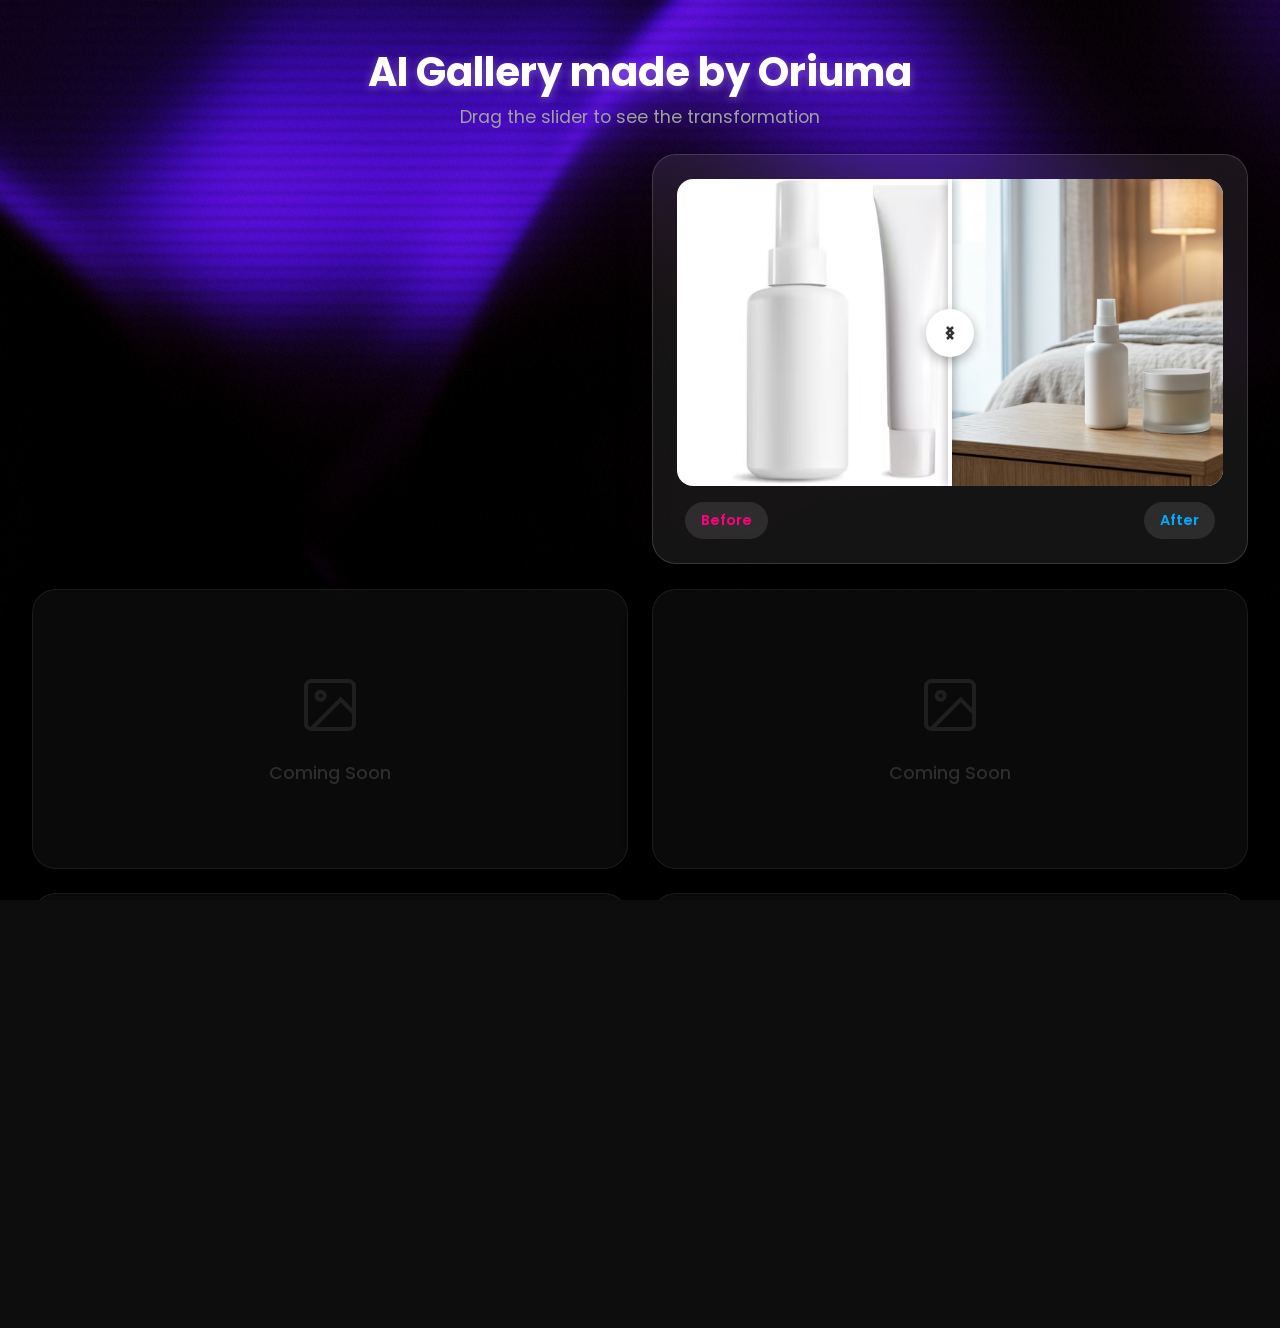
<file: gallery/index.html>
<!DOCTYPE html>
<html lang="en">
<head>
    <meta charset="UTF-8">
    <meta name="viewport" content="width=device-width, initial-scale=1.0">
    <meta http-equiv="refresh" content="0; url=../gallery.html">
    <title>Redirecting...</title>
</head>
<body>
    <p>Redirecting to gallery... <a href="../gallery.html">Click here if not redirected</a></p>
</body>
</html>
</file>
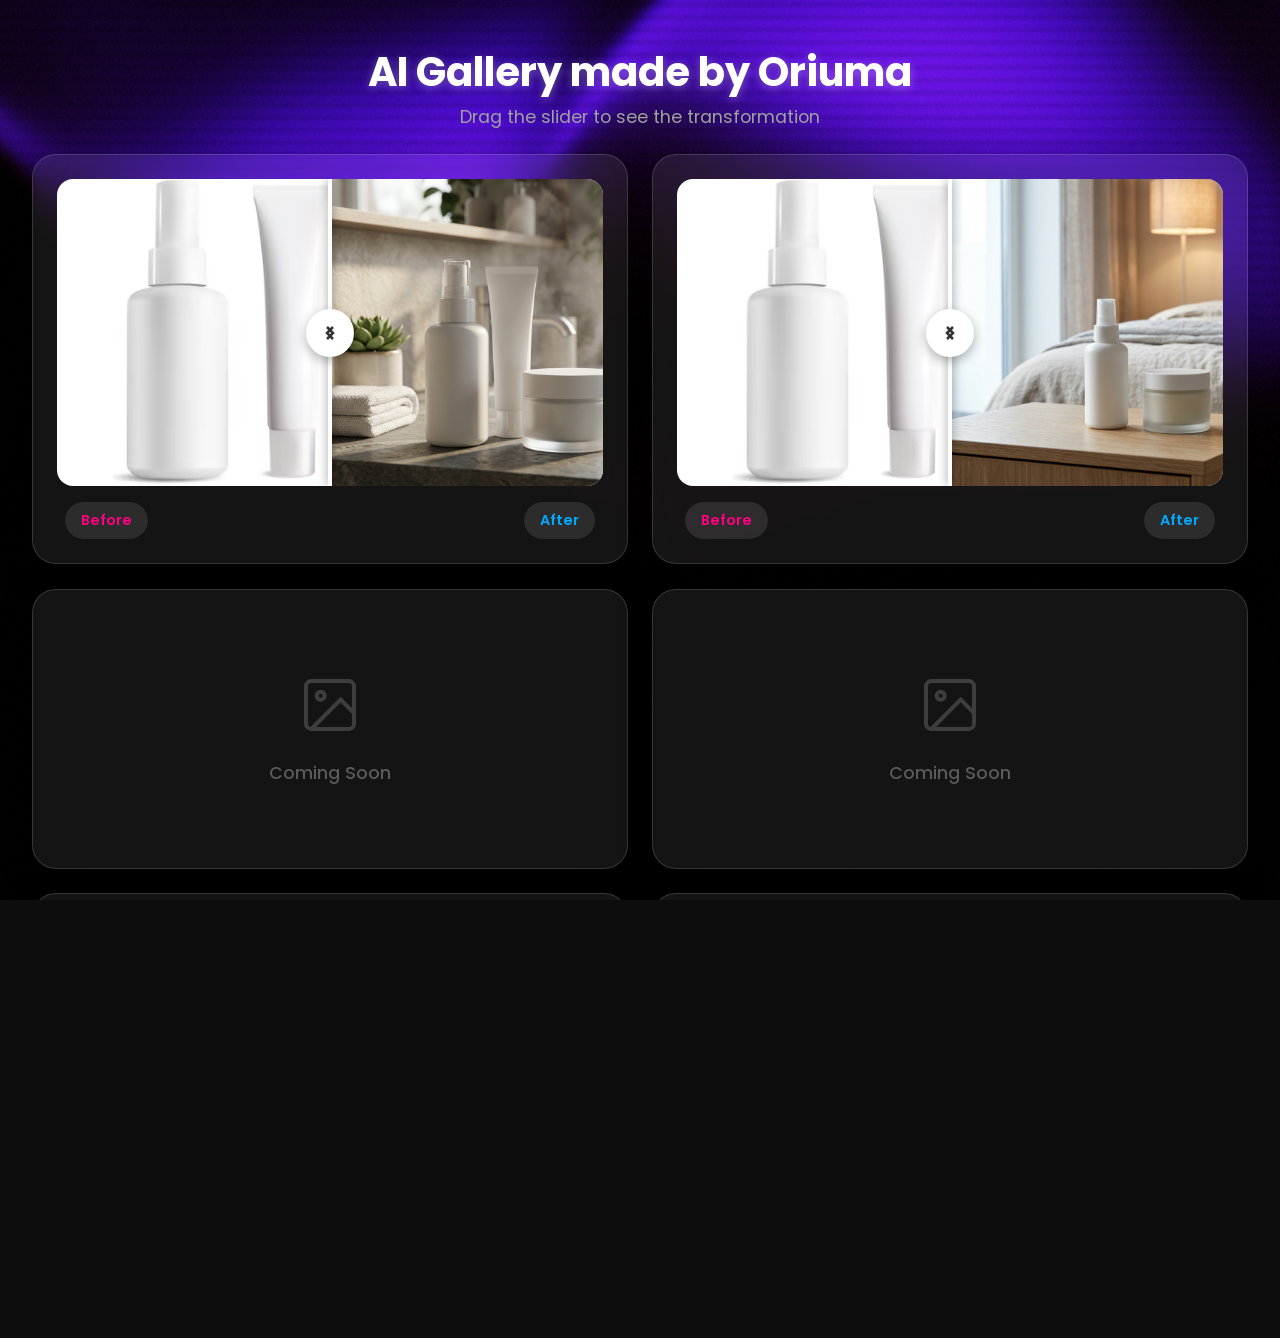
<file: gallery.html>
<!DOCTYPE html>
<html lang="en">
<head>
    <meta charset="UTF-8">
    <meta name="viewport" content="width=device-width, initial-scale=1.0">
    <title>Before/After Gallery | Oriuma</title>
    <meta name="description" content="Photo editing portfolio - before and after examples">
    <link rel="icon" type="image/jpeg" href="https://i.pinimg.com/564x/68/cd/36/68cd367a3757c1d07de808bcf7bc9bf0.jpg">
    <link href="https://fonts.googleapis.com/css2?family=Poppins:wght@300;400;500;600;700&display=swap" rel="stylesheet">
    <link rel="stylesheet" href="gallery-style.css">
</head>
<body>
    <!-- WebGL Background -->
    <canvas id="webgl-background"></canvas>

    <div class="container">
        <header class="header">
            <h1 class="title">AI Gallery made by Oriuma</h1>
            <p class="subtitle">Drag the slider to see the transformation</p>
        </header>

        <div class="gallery">
            <!-- Row 1 Left - Comparison 1 -->
            <div class="comparison-card">
                <div class="comparison-wrapper">
                    <div class="comparison-container">
                        <img src="original_1.avif" alt="Original Photo 1" class="image-before">
                        <div class="image-after-wrapper" style="width: 50%;">
                            <img src="fixed_1.png" alt="Edited Photo 1" class="image-after">
                        </div>
                        <div class="slider" style="left: 50%;">
                            <div class="slider-button">
                                <svg width="24" height="24" viewBox="0 0 24 24" fill="none" stroke="currentColor" stroke-width="2.5">
                                    <path d="M15 18l-6-6 6-6"/>
                                    <path d="M9 18l6-6-6-6"/>
                                </svg>
                            </div>
                        </div>
                    </div>
                    <div class="labels">
                        <span class="label label-before">Before</span>
                        <span class="label label-after">After</span>
                    </div>
                </div>
            </div>

            <!-- Row 1 Right - Comparison 2 -->
            <div class="comparison-card">
                <div class="comparison-wrapper">
                    <div class="comparison-container">
                        <img src="original_2.avif" alt="Original Photo 2" class="image-before">
                        <div class="image-after-wrapper" style="width: 50%;">
                            <img src="fixed_2.png" alt="Edited Photo 2" class="image-after">
                        </div>
                        <div class="slider" style="left: 50%;">
                            <div class="slider-button">
                                <svg width="24" height="24" viewBox="0 0 24 24" fill="none" stroke="currentColor" stroke-width="2.5">
                                    <path d="M15 18l-6-6 6-6"/>
                                    <path d="M9 18l6-6-6-6"/>
                                </svg>
                            </div>
                        </div>
                    </div>
                    <div class="labels">
                        <span class="label label-before">Before</span>
                        <span class="label label-after">After</span>
                    </div>
                </div>
            </div>

            <!-- Row 2 Left - Placeholder -->
            <div class="comparison-card placeholder">
                <div class="placeholder-content">
                    <svg width="64" height="64" viewBox="0 0 24 24" fill="none" stroke="currentColor" stroke-width="1.5">
                        <rect x="3" y="3" width="18" height="18" rx="2" ry="2"/>
                        <circle cx="8.5" cy="8.5" r="1.5"/>
                        <polyline points="21 15 16 10 5 21"/>
                    </svg>
                    <p>Coming Soon</p>
                </div>
            </div>

            <!-- Row 2 Right - Placeholder -->
            <div class="comparison-card placeholder">
                <div class="placeholder-content">
                    <svg width="64" height="64" viewBox="0 0 24 24" fill="none" stroke="currentColor" stroke-width="1.5">
                        <rect x="3" y="3" width="18" height="18" rx="2" ry="2"/>
                        <circle cx="8.5" cy="8.5" r="1.5"/>
                        <polyline points="21 15 16 10 5 21"/>
                    </svg>
                    <p>Coming Soon</p>
                </div>
            </div>

            <!-- Row 3 Left - Placeholder -->
            <div class="comparison-card placeholder">
                <div class="placeholder-content">
                    <svg width="64" height="64" viewBox="0 0 24 24" fill="none" stroke="currentColor" stroke-width="1.5">
                        <rect x="3" y="3" width="18" height="18" rx="2" ry="2"/>
                        <circle cx="8.5" cy="8.5" r="1.5"/>
                        <polyline points="21 15 16 10 5 21"/>
                    </svg>
                    <p>Coming Soon</p>
                </div>
            </div>

            <!-- Row 3 Right - Placeholder -->
            <div class="comparison-card placeholder">
                <div class="placeholder-content">
                    <svg width="64" height="64" viewBox="0 0 24 24" fill="none" stroke="currentColor" stroke-width="1.5">
                        <rect x="3" y="3" width="18" height="18" rx="2" ry="2"/>
                        <circle cx="8.5" cy="8.5" r="1.5"/>
                        <polyline points="21 15 16 10 5 21"/>
                    </svg>
                    <p>Coming Soon</p>
                </div>
            </div>
        </div>

        <div class="footer">
            <a href="index.html" class="back-link">
                <svg width="20" height="20" viewBox="0 0 24 24" fill="none" stroke="currentColor" stroke-width="2">
                    <path d="M19 12H5M12 19l-7-7 7-7"/>
                </svg>
                Back to Portfolio
            </a>
        </div>
    </div>

    <script src="gallery-webgl.js"></script>
    <script src="gallery-script.js"></script>
</body>
</html>
</file>
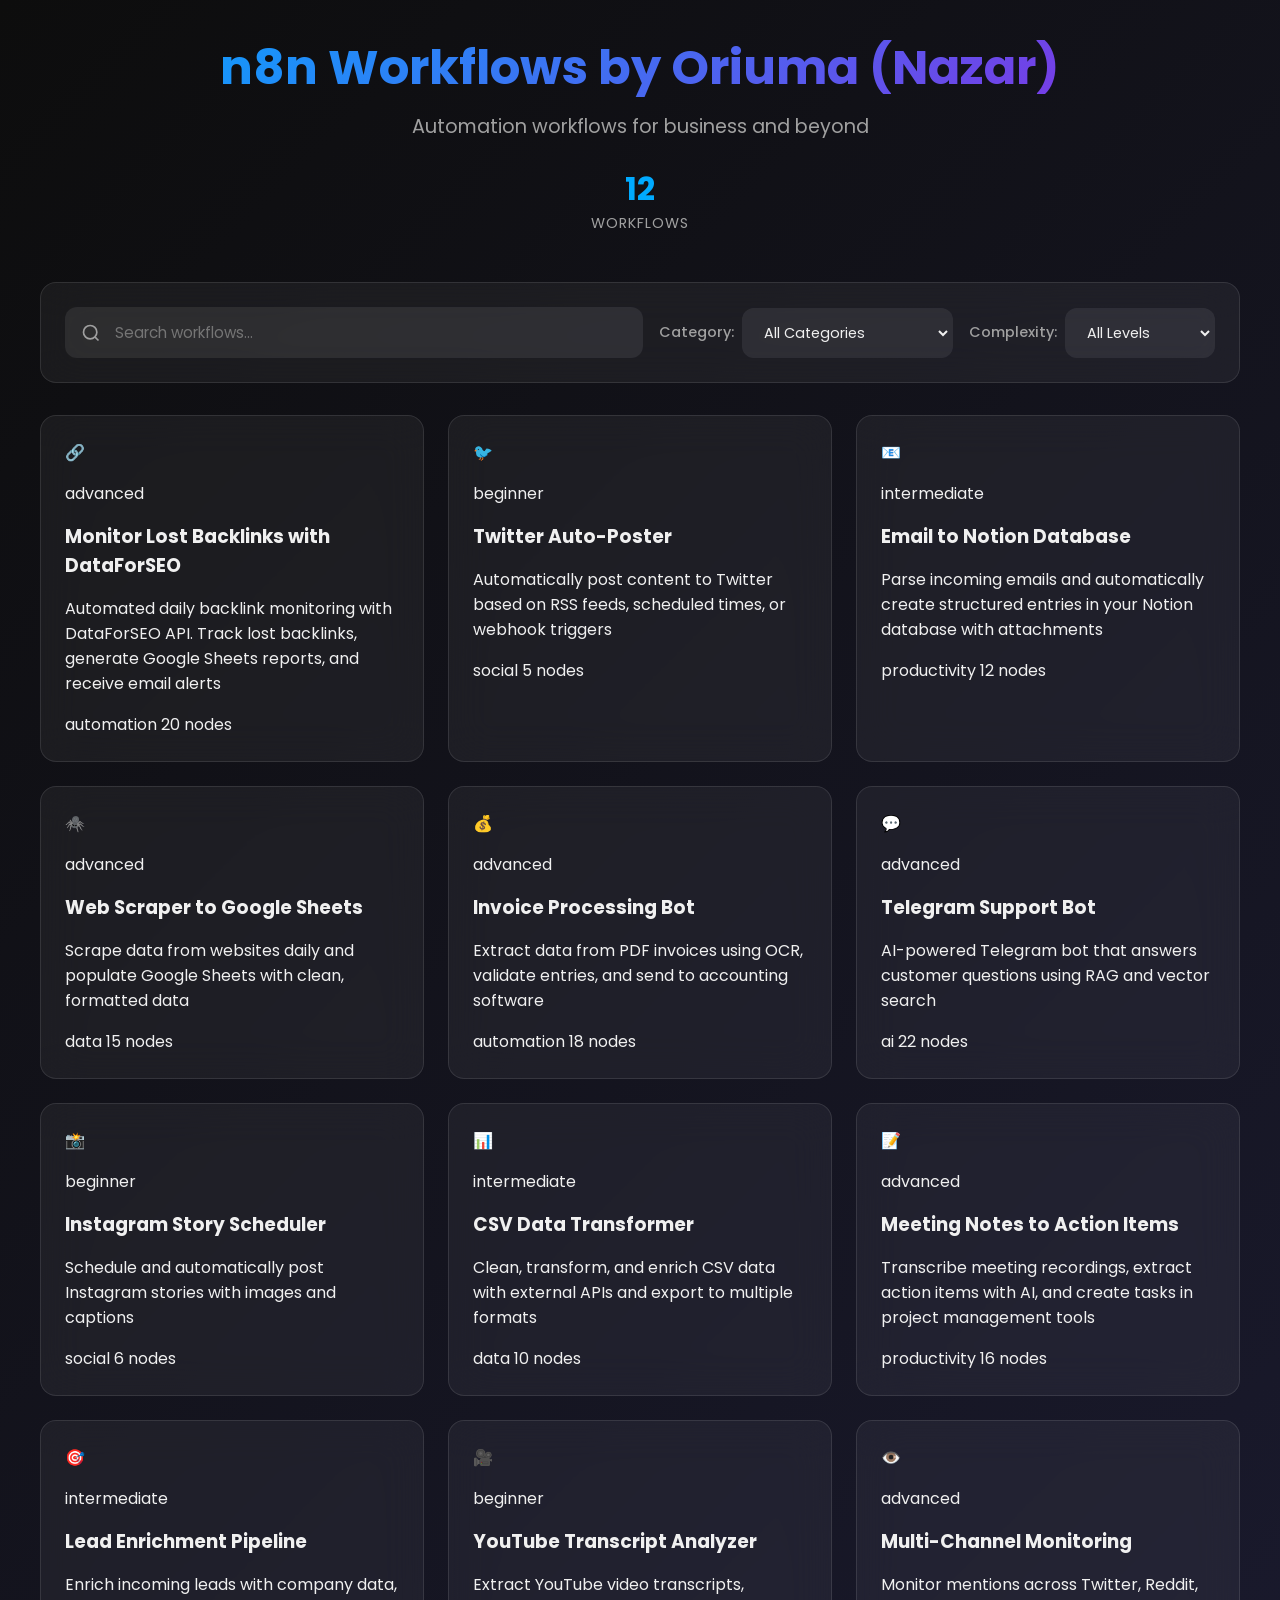
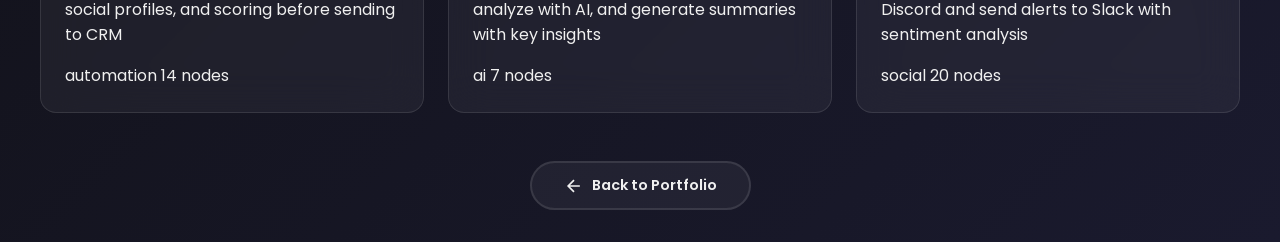
<file: n8n-workflows.html>
<!DOCTYPE html>
<html lang="en">
<head>
    <meta charset="UTF-8">
    <meta name="viewport" content="width=device-width, initial-scale=1.0">
    <title>n8n Workflows | Oriuma</title>
    <meta name="description" content="Discover my automation workflows built with n8n">
    <link rel="icon" type="image/jpeg" href="https://i.pinimg.com/564x/68/cd/36/68cd367a3757c1d07de808bcf7bc9bf0.jpg">
    <link href="https://fonts.googleapis.com/css2?family=Poppins:wght@300;400;500;600;700&display=swap" rel="stylesheet">
    <link rel="stylesheet" href="n8n-style.css">
</head>
<body>
    <div class="container">
        <header class="header">
            <h1 class="title">n8n Workflows by Oriuma (Nazar)</h1>
            <p class="subtitle">Automation workflows for business and beyond</p>
            <div class="stats">
                <span class="stat-item">
                    <span class="stat-number" id="workflow-count">12</span>
                    <span class="stat-label">workflows</span>
                </span>
            </div>
        </header>

        <div class="filters">
            <div class="search-box">
                <svg width="20" height="20" viewBox="0 0 24 24" fill="none" stroke="currentColor" stroke-width="2">
                    <circle cx="11" cy="11" r="8"/>
                    <path d="m21 21-4.35-4.35"/>
                </svg>
                <input type="text" id="search-input" placeholder="Search workflows..." autocomplete="off">
            </div>

            <div class="filter-group">
                <label>Category:</label>
                <select id="category-filter">
                    <option value="all">All Categories</option>
                    <option value="ai">AI & LLM</option>
                    <option value="social">Social Media</option>
                    <option value="productivity">Productivity</option>
                    <option value="data">Data Processing</option>
                    <option value="automation">Business Automation</option>
                </select>
            </div>

            <div class="filter-group">
                <label>Complexity:</label>
                <select id="complexity-filter">
                    <option value="all">All Levels</option>
                    <option value="beginner">Beginner</option>
                    <option value="intermediate">Intermediate</option>
                    <option value="advanced">Advanced</option>
                </select>
            </div>
        </div>

        <div class="workflows-grid" id="workflows-grid">
            <!-- Workflows will be generated here by JS -->
        </div>

        <div class="empty-state" id="empty-state" style="display: none;">
            <svg width="64" height="64" viewBox="0 0 24 24" fill="none" stroke="currentColor" stroke-width="1.5">
                <circle cx="12" cy="12" r="10"/>
                <path d="M12 6v6l4 2"/>
            </svg>
            <h3>No workflows found</h3>
            <p>Try adjusting your filters or search term</p>
        </div>

        <div class="footer">
            <a href="index.html" class="back-link">
                <svg width="20" height="20" viewBox="0 0 24 24" fill="none" stroke="currentColor" stroke-width="2">
                    <path d="M19 12H5M12 19l-7-7 7-7"/>
                </svg>
                Back to Portfolio
            </a>
        </div>
    </div>

    <script src="n8n-data.js"></script>
    <script src="n8n-script.js"></script>
</body>
</html>
</file>
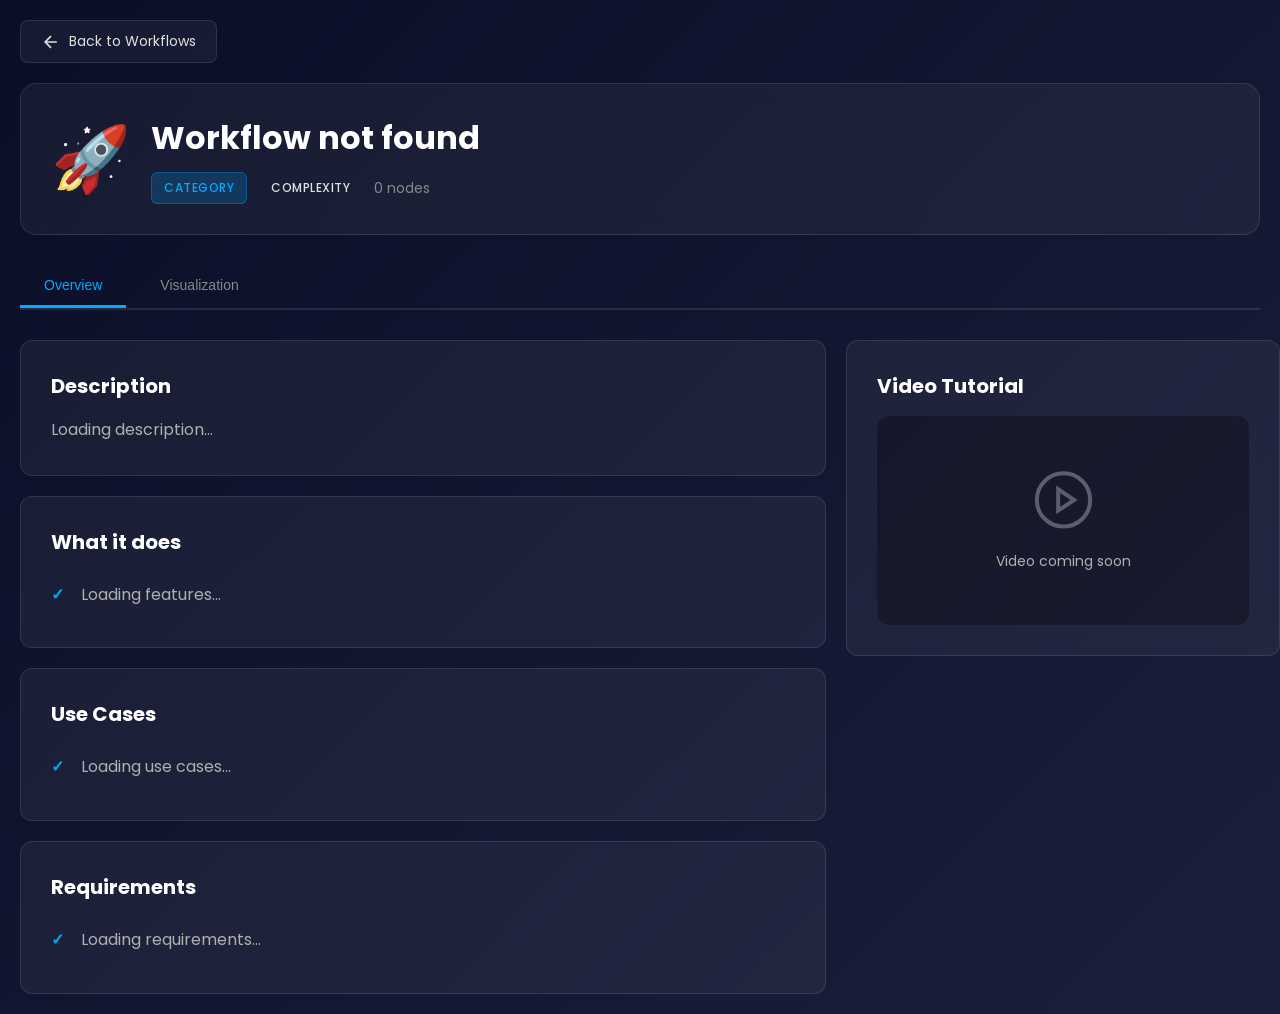
<file: workflow-detail.html>
<!DOCTYPE html>
<html lang="en">
<head>
    <meta charset="UTF-8">
    <meta name="viewport" content="width=device-width, initial-scale=1.0">
    <title>Workflow Details | Oriuma</title>
    <link rel="icon" type="image/jpeg" href="https://i.pinimg.com/564x/68/cd/36/68cd367a3757c1d07de808bcf7bc9bf0.jpg">
    <link href="https://fonts.googleapis.com/css2?family=Poppins:wght@300;400;500;600;700&display=swap" rel="stylesheet">
    <link rel="stylesheet" href="workflow-detail-style.css">
</head>
<body>
    <div class="container">
        <!-- Header -->
        <header class="header">
            <a href="n8n-workflows.html" class="back-btn">
                <svg width="20" height="20" viewBox="0 0 24 24" fill="none" stroke="currentColor" stroke-width="2">
                    <path d="M19 12H5M12 19l-7-7 7-7"/>
                </svg>
                Back to Workflows
            </a>
            
            <div class="workflow-header">
                <div class="workflow-icon" id="workflow-icon">🚀</div>
                <div class="workflow-info">
                    <h1 id="workflow-title">Loading...</h1>
                    <div class="workflow-meta">
                        <span class="badge" id="workflow-category">Category</span>
                        <span class="badge complexity" id="workflow-complexity">Complexity</span>
                        <span class="nodes-count" id="workflow-nodes">0 nodes</span>
                    </div>
                </div>
            </div>
        </header>

        <!-- Tabs -->
        <div class="tabs">
            <button class="tab active" data-tab="overview">Overview</button>
            <button class="tab" data-tab="visualization">Visualization</button>
        </div>

        <!-- Tab Content -->
        <div class="tab-content active" id="overview">
            <div class="overview-layout">
                <div class="overview-text">
                    <div class="section">
                        <h2>Description</h2>
                        <p id="workflow-description">Loading description...</p>
                    </div>

                    <div class="section">
                        <h2>What it does</h2>
                        <ul id="workflow-features">
                            <li>Loading features...</li>
                        </ul>
                    </div>

                    <div class="section">
                        <h2>Use Cases</h2>
                        <ul id="workflow-usecases">
                            <li>Loading use cases...</li>
                        </ul>
                    </div>

                    <div class="section">
                        <h2>Requirements</h2>
                        <ul id="workflow-requirements">
                            <li>Loading requirements...</li>
                        </ul>
                    </div>
                </div>

                <div class="overview-video">
                    <div class="section">
                        <h2>Video Tutorial</h2>
                        <div class="video-container" id="video-container">
                            <div class="video-placeholder">
                                <svg width="64" height="64" viewBox="0 0 24 24" fill="none" stroke="currentColor" stroke-width="1.5">
                                    <circle cx="12" cy="12" r="10"/>
                                    <polygon points="10 8 16 12 10 16 10 8"/>
                                </svg>
                                <p>Video coming soon</p>
                            </div>
                        </div>
                    </div>
                </div>
            </div>
        </div>

        <div class="tab-content" id="visualization">
            <div class="section">
                <h2>Workflow Canvas</h2>
                <div class="canvas-instructions">
                    <p><strong>Controls:</strong> Use two fingers to pan • Scroll to zoom • Space + drag to move</p>
                </div>
                <div class="canvas-container" id="canvas-container">
                    <div class="empty-state">
                        <svg width="64" height="64" viewBox="0 0 24 24" fill="none" stroke="currentColor" stroke-width="1.5">
                            <rect x="3" y="3" width="18" height="18" rx="2"/>
                            <path d="M9 9h6M9 15h6"/>
                        </svg>
                        <h3>No workflow visualization available</h3>
                        <p>Workflow JSON will be loaded automatically</p>
                    </div>
                </div>
            </div>
        </div>
    </div>

    <script src="n8n-data.js"></script>
    <script src="workflow-detail.js"></script>
</body>
</html>
</file>
<file: gallery-style.css>
:root {
    --bg-color: #0d0d0d;
    --card-bg: rgba(255, 255, 255, 0.08);
    --card-border: rgba(255, 255, 255, 0.15);
    --text-primary: #f0f0f0;
    --text-secondary: #a0a0a0;
    --accent-blue: #00aaff;
    --accent-purple: #8A2BE2;
    --accent-pink: #FF007F;
}

* {
    margin: 0;
    padding: 0;
    box-sizing: border-box;
}

html {
    font-size: 16px;
    -webkit-text-size-adjust: 100%;
    -moz-text-size-adjust: 100%;
    text-size-adjust: 100%;
}

html, body {
    width: 100%;
    height: 100%;
    margin: 0;
    padding: 0;
    overflow-x: hidden;
}

body {
    font-family: 'Poppins', -apple-system, BlinkMacSystemFont, 'Segoe UI', sans-serif;
    background-color: var(--bg-color);
    color: var(--text-primary);
    overflow-y: auto;
    -webkit-font-smoothing: antialiased;
    -moz-osx-font-smoothing: grayscale;
}

/* WebGL Background Canvas */
#webgl-background {
    position: fixed;
    top: 0;
    left: 0;
    width: 100vw;
    height: 100vh;
    z-index: 0;
    display: block;
    will-change: transform;
}

/* Container - Mobile First */
.container {
    position: relative;
    z-index: 1;
    width: 100%;
    max-width: 1400px;
    margin: 0 auto;
    padding: clamp(1rem, 3vw, 2rem);
    min-height: 100vh;
    display: flex;
    flex-direction: column;
}

/* Header - Fluid Typography */
.header {
    text-align: center;
    margin-bottom: clamp(1rem, 3vw, 1.5rem);
    padding-top: clamp(0.5rem, 2vw, 1rem);
}

.title {
    font-size: clamp(1.75rem, 5vw, 2.5rem);
    font-weight: 700;
    margin-bottom: 0.5rem;
    color: #ffffff;
    text-shadow: 0 2px 10px rgba(255, 255, 255, 0.3);
    line-height: 1.2;
}

.subtitle {
    font-size: clamp(0.9rem, 2.5vw, 1.1rem);
    color: var(--text-secondary);
    line-height: 1.5;
}

/* Gallery - Mobile First: Single Column */
.gallery {
    display: grid;
    grid-template-columns: 1fr;
    gap: clamp(1rem, 3vw, 1.5rem);
    margin-bottom: clamp(1rem, 3vw, 1.5rem);
    flex: 1;
    width: 100%;
}

/* Tablet: 2 columns from 768px */
@media (min-width: 768px) {
    .gallery {
        grid-template-columns: repeat(2, 1fr);
    }
}

/* Large Desktop: max 3 columns from 1400px */
@media (min-width: 1400px) {
    .gallery {
        grid-template-columns: repeat(auto-fit, minmax(400px, 1fr));
        max-width: 1600px;
    }
}

.comparison-card {
    background: var(--card-bg);
    border: 1px solid var(--card-border);
    border-radius: clamp(1rem, 2vw, 1.5rem);
    padding: clamp(1rem, 3vw, 1.5rem);
    backdrop-filter: blur(20px);
    -webkit-backdrop-filter: blur(20px);
    box-shadow: 0 8px 32px rgba(0, 0, 0, 0.4);
    transition: transform 0.3s ease, box-shadow 0.3s ease;
    contain: layout style paint;
}

.comparison-card:hover {
    transform: translateY(-5px);
    box-shadow: 0 12px 40px rgba(0, 170, 255, 0.3);
}

@media (hover: none) {
    .comparison-card:hover {
        transform: none;
    }
}

/* Placeholder cards */
.comparison-card.placeholder {
    display: flex;
    align-items: center;
    justify-content: center;
    min-height: clamp(200px, 40vw, 280px);
    cursor: default;
    opacity: 0.5;
}

.comparison-card.placeholder:hover {
    transform: none;
    box-shadow: 0 8px 32px rgba(0, 0, 0, 0.4);
}

.placeholder-content {
    text-align: center;
    color: var(--text-secondary);
}

.placeholder-content svg {
    opacity: 0.3;
    margin-bottom: 1rem;
    width: clamp(48px, 10vw, 64px);
    height: clamp(48px, 10vw, 64px);
}

.placeholder-content p {
    font-size: clamp(0.9rem, 2.5vw, 1.1rem);
    font-weight: 500;
    opacity: 0.5;
}

.comparison-wrapper {
    position: relative;
}

.comparison-container {
    position: relative;
    width: 100%;
    aspect-ratio: 16 / 9;
    overflow: hidden;
    border-radius: clamp(0.75rem, 2vw, 1rem);
    cursor: ew-resize;
    user-select: none;
    -webkit-user-select: none;
    touch-action: none;
}

.image-before,
.image-after {
    position: absolute;
    top: 0;
    left: 0;
    width: 100%;
    height: 100%;
    object-fit: cover;
    pointer-events: none;
}

.image-after-wrapper {
    position: absolute;
    top: 0;
    right: 0;
    height: 100%;
    overflow: hidden;
    transition: width 0.1s ease-out;
    will-change: width;
}

.image-after {
    position: absolute;
    top: 0;
    right: 0;
    width: auto;
    height: 100%;
    object-fit: cover;
}

/* Slider - Touch Optimized */
.slider {
    position: absolute;
    top: 0;
    bottom: 0;
    width: 4px;
    background: white;
    cursor: ew-resize;
    z-index: 10;
    transform: translateX(-50%);
    transition: left 0.1s ease-out;
    box-shadow: 0 0 10px rgba(0, 0, 0, 0.5);
    will-change: left;
}

@media (hover: none) and (pointer: coarse) {
    .slider {
        width: 6px;
    }
}

.slider::before,
.slider::after {
    content: '';
    position: absolute;
    left: 50%;
    transform: translateX(-50%);
    width: 2px;
    background: white;
}

.slider::before {
    top: -20px;
    height: 20px;
}

.slider::after {
    bottom: -20px;
    height: 20px;
}

.slider-button {
    position: absolute;
    top: 50%;
    left: 50%;
    transform: translate(-50%, -50%);
    width: clamp(40px, 8vw, 48px);
    height: clamp(40px, 8vw, 48px);
    background: white;
    border-radius: 50%;
    display: flex;
    align-items: center;
    justify-content: center;
    box-shadow: 0 4px 12px rgba(0, 0, 0, 0.3);
    transition: transform 0.2s ease;
}

@media (hover: hover) {
    .slider:hover .slider-button,
    .slider.dragging .slider-button {
        transform: translate(-50%, -50%) scale(1.1);
    }
}

.slider-button svg {
    color: #333;
    width: clamp(20px, 4vw, 24px);
    height: clamp(20px, 4vw, 24px);
}

/* Labels */
.labels {
    display: flex;
    justify-content: space-between;
    margin-top: clamp(0.75rem, 2vw, 1rem);
    padding: 0 0.5rem;
    gap: 0.5rem;
}

.label {
    font-size: clamp(0.8rem, 2vw, 0.9rem);
    font-weight: 600;
    padding: clamp(0.4rem, 1.5vw, 0.5rem) clamp(0.75rem, 2vw, 1rem);
    border-radius: 2rem;
    background: rgba(255, 255, 255, 0.1);
    white-space: nowrap;
}

.label-before {
    color: var(--accent-pink);
}

.label-after {
    color: var(--accent-blue);
}

/* Footer */
.footer {
    text-align: center;
    padding: clamp(1rem, 3vw, 1.5rem) 0;
}

.back-link {
    display: inline-flex;
    align-items: center;
    gap: 0.5rem;
    padding: clamp(0.75rem, 2vw, 1rem) clamp(1.5rem, 4vw, 2rem);
    background: rgba(255, 255, 255, 0.1);
    border: 2px solid var(--card-border);
    border-radius: 3rem;
    color: var(--text-primary);
    text-decoration: none;
    font-weight: 600;
    font-size: clamp(0.85rem, 2vw, 1rem);
    transition: all 0.3s ease;
    min-height: 44px;
    min-width: 44px;
}

@media (hover: hover) {
    .back-link:hover {
        background: var(--accent-blue);
        border-color: var(--accent-blue);
        transform: translateY(-2px);
        box-shadow: 0 8px 20px rgba(0, 170, 255, 0.3);
    }
}

.back-link svg {
    stroke: currentColor;
    flex-shrink: 0;
}

/* Landscape Mobile Optimization */
@media (max-width: 767px) and (orientation: landscape) {
    .container {
        padding: 1rem;
    }
    
    .header {
        margin-bottom: 0.75rem;
        padding-top: 0.25rem;
    }
    
    .title {
        font-size: 1.5rem;
    }
    
    .subtitle {
        font-size: 0.85rem;
    }
}

/* Small Mobile Optimization (< 375px) */
@media (max-width: 374px) {
    .container {
        padding: 0.75rem;
    }
    
    .comparison-card {
        padding: 0.75rem;
    }
    
    .labels {
        flex-direction: column;
        align-items: center;
        gap: 0.5rem;
    }
}

/* Large Desktop Optimization (> 1600px) */
@media (min-width: 1600px) {
    .container {
        max-width: 1600px;
    }
    
    .title {
        font-size: 3rem;
    }
}

/* Reduce Motion for Accessibility */
@media (prefers-reduced-motion: reduce) {
    *,
    *::before,
    *::after {
        animation-duration: 0.01ms !important;
        animation-iteration-count: 1 !important;
        transition-duration: 0.01ms !important;
        scroll-behavior: auto !important;
    }
    
    .comparison-card {
        transition: none;
    }
    
    .back-link {
        transition: none;
    }
}

/* High Contrast Mode */
@media (prefers-contrast: high) {
    .comparison-card {
        border-width: 2px;
        border-color: rgba(255, 255, 255, 0.3);
    }
    
    .back-link {
        border-width: 3px;
    }
}

/* Print Styles */
@media print {
    #webgl-background {
        display: none;
    }
    
    .back-link {
        display: none;
    }
    
    .comparison-card {
        break-inside: avoid;
        page-break-inside: avoid;
    }
}
</file>
<file: n8n-style.css>
:root {
    --bg-color: #0d0d0d;
    --card-bg: rgba(255, 255, 255, 0.05);
    --card-border: rgba(255, 255, 255, 0.1);
    --text-primary: #f0f0f0;
    --text-secondary: #a0a0a0;
    --accent-blue: #00aaff;
    --accent-purple: #8A2BE2;
    --accent-pink: #FF007F;
    --accent-green: #00ff88;
    --accent-orange: #ff9500;
}

* {
    margin: 0;
    padding: 0;
    box-sizing: border-box;
}

html {
    font-size: 16px;
}

body {
    font-family: 'Poppins', -apple-system, BlinkMacSystemFont, 'Segoe UI', sans-serif;
    background: linear-gradient(135deg, #0d0d0d 0%, #1a1a2e 100%);
    color: var(--text-primary);
    min-height: 100vh;
    padding: 2rem 1rem;
}

.container {
    width: 100%;
    max-width: 1200px;
    margin: 0 auto;
}

/* Header */
.header {
    text-align: center;
    margin-bottom: 3rem;
}

.title {
    font-size: clamp(2rem, 5vw, 3rem);
    font-weight: 700;
    margin-bottom: 0.5rem;
    background: linear-gradient(135deg, var(--accent-blue), var(--accent-purple));
    -webkit-background-clip: text;
    -webkit-text-fill-color: transparent;
    background-clip: text;
}

.subtitle {
    font-size: clamp(1rem, 2vw, 1.2rem);
    color: var(--text-secondary);
    margin-bottom: 1.5rem;
}

.stats {
    display: flex;
    justify-content: center;
    gap: 2rem;
    flex-wrap: wrap;
}

.stat-item {
    display: flex;
    flex-direction: column;
    align-items: center;
}

.stat-number {
    font-size: 2rem;
    font-weight: 700;
    color: var(--accent-blue);
}

.stat-label {
    font-size: 0.9rem;
    color: var(--text-secondary);
    text-transform: uppercase;
    letter-spacing: 1px;
}

/* Filters */
.filters {
    background: var(--card-bg);
    border: 1px solid var(--card-border);
    border-radius: 1rem;
    padding: 1.5rem;
    backdrop-filter: blur(20px);
    margin-bottom: 2rem;
    display: flex;
    gap: 1rem;
    flex-wrap: wrap;
    align-items: center;
}

.search-box {
    flex: 1;
    min-width: 250px;
    position: relative;
}

.search-box svg {
    position: absolute;
    left: 1rem;
    top: 50%;
    transform: translateY(-50%);
    color: var(--text-secondary);
    pointer-events: none;
}

.search-box input {
    width: 100%;
    padding: 0.75rem 1rem 0.75rem 3rem;
    background: rgba(255, 255, 255, 0.08);
    border: 2px solid transparent;
    border-radius: 0.75rem;
    color: var(--text-primary);
    font-size: 0.95rem;
    font-family: 'Poppins', sans-serif;
    transition: all 0.3s ease;
}

.search-box input:focus {
    outline: none;
    border-color: var(--accent-blue);
    background: rgba(255, 255, 255, 0.12);
}

.filter-group {
    display: flex;
    align-items: center;
    gap: 0.5rem;
}

.filter-group label {
    font-size: 0.9rem;
    font-weight: 500;
    color: var(--text-secondary);
    white-space: nowrap;
}

.filter-group select {
    padding: 0.75rem 1rem;
    background: rgba(255, 255, 255, 0.08);
    border: 2px solid transparent;
    border-radius: 0.75rem;
    color: var(--text-primary);
    font-size: 0.9rem;
    font-family: 'Poppins', sans-serif;
    cursor: pointer;
    transition: all 0.3s ease;
}

.filter-group select:focus {
    outline: none;
    border-color: var(--accent-blue);
}

/* Workflows Grid */
.workflows-grid {
    display: grid;
    grid-template-columns: repeat(auto-fill, minmax(320px, 1fr));
    gap: 1.5rem;
    margin-bottom: 3rem;
}

.workflow-card {
    background: var(--card-bg);
    border: 1px solid var(--card-border);
    border-radius: 1rem;
    padding: 1.5rem;
    backdrop-filter: blur(20px);
    transition: all 0.3s ease;
    cursor: pointer;
    display: flex;
    flex-direction: column;
    gap: 1rem;
}

.workflow-card:hover {
    transform: translateY(-5px);
    border-color: var(--accent-blue);
    box-shadow: 0 8px 24px rgba(0, 170, 255, 0.2);
}

.workflow-header {
    display: flex;
    justify-content: space-between;
    align-items: flex-start;
    gap: 1rem;
}

.workflow-icon {
    width: 48px;
    height: 48px;
    background: linear-gradient(135deg, var(--accent-blue), var(--accent-purple));
    border-radius: 0.75rem;
    display: flex;
    align-items: center;
    justify-content: center;
    font-size: 1.5rem;
    flex-shrink: 0;
}

.workflow-meta {
    display: flex;
    gap: 0.5rem;
    flex-wrap: wrap;
}

.badge {
    padding: 0.25rem 0.75rem;
    border-radius: 1rem;
    font-size: 0.75rem;
    font-weight: 600;
    text-transform: uppercase;
    letter-spacing: 0.5px;
}

.badge.beginner {
    background: rgba(0, 255, 136, 0.15);
    color: var(--accent-green);
}

.badge.intermediate {
    background: rgba(255, 149, 0, 0.15);
    color: var(--accent-orange);
}

.badge.advanced {
    background: rgba(255, 0, 127, 0.15);
    color: var(--accent-pink);
}

.workflow-title {
    font-size: 1.25rem;
    font-weight: 600;
    margin-bottom: 0.5rem;
    color: var(--text-primary);
}

.workflow-description {
    font-size: 0.9rem;
    color: var(--text-secondary);
    line-height: 1.6;
    flex: 1;
}

.workflow-footer {
    display: flex;
    justify-content: space-between;
    align-items: center;
    padding-top: 1rem;
    border-top: 1px solid var(--card-border);
}

.workflow-category {
    font-size: 0.85rem;
    color: var(--accent-blue);
    font-weight: 500;
}

.workflow-nodes {
    display: flex;
    align-items: center;
    gap: 0.5rem;
    font-size: 0.85rem;
    color: var(--text-secondary);
}

.workflow-nodes svg {
    width: 16px;
    height: 16px;
}

/* Empty State */
.empty-state {
    text-align: center;
    padding: 4rem 2rem;
    background: var(--card-bg);
    border: 1px solid var(--card-border);
    border-radius: 1rem;
    backdrop-filter: blur(20px);
}

.empty-state svg {
    color: var(--text-secondary);
    opacity: 0.5;
    margin-bottom: 1rem;
}

.empty-state h3 {
    font-size: 1.5rem;
    margin-bottom: 0.5rem;
    color: var(--text-primary);
}

.empty-state p {
    color: var(--text-secondary);
}

/* Footer */
.footer {
    text-align: center;
}

.back-link {
    display: inline-flex;
    align-items: center;
    gap: 0.5rem;
    padding: 0.75rem 2rem;
    background: var(--card-bg);
    border: 2px solid var(--card-border);
    border-radius: 2rem;
    color: var(--text-primary);
    text-decoration: none;
    font-weight: 600;
    font-size: 0.9rem;
    transition: all 0.3s ease;
}

.back-link:hover {
    border-color: var(--accent-blue);
    transform: translateY(-2px);
    box-shadow: 0 4px 12px rgba(0, 170, 255, 0.2);
}

/* Responsive */
@media (max-width: 768px) {
    body {
        padding: 1rem;
    }

    .filters {
        flex-direction: column;
        align-items: stretch;
    }

    .search-box {
        min-width: 100%;
    }

    .filter-group {
        flex-direction: column;
        align-items: stretch;
    }

    .filter-group select {
        width: 100%;
    }

    .workflows-grid {
        grid-template-columns: 1fr;
    }
}
</file>
<file: workflow-detail-style.css>
* {
    margin: 0;
    padding: 0;
    box-sizing: border-box;
}

body {
    font-family: 'Poppins', sans-serif;
    background: linear-gradient(135deg, #0a0e27 0%, #1a1f3a 100%);
    color: #e0e0e0;
    min-height: 100vh;
    padding: 20px;
}

.container {
    max-width: 1400px;
    margin: 0 auto;
}

/* Header */
.header {
    margin-bottom: 30px;
}

.back-btn {
    display: inline-flex;
    align-items: center;
    gap: 8px;
    padding: 10px 20px;
    background: rgba(255, 255, 255, 0.05);
    border: 1px solid rgba(255, 255, 255, 0.1);
    border-radius: 8px;
    color: #e0e0e0;
    text-decoration: none;
    font-size: 14px;
    transition: all 0.3s ease;
    margin-bottom: 20px;
}

.back-btn:hover {
    background: rgba(255, 255, 255, 0.1);
    border-color: #00aaff;
    transform: translateX(-5px);
}

.workflow-header {
    display: flex;
    align-items: center;
    gap: 20px;
    padding: 30px;
    background: rgba(255, 255, 255, 0.05);
    border: 1px solid rgba(255, 255, 255, 0.1);
    border-radius: 16px;
    backdrop-filter: blur(10px);
}

.workflow-icon {
    font-size: 64px;
    line-height: 1;
}

.workflow-info h1 {
    font-size: 32px;
    margin-bottom: 10px;
    color: #ffffff;
}

.workflow-meta {
    display: flex;
    align-items: center;
    gap: 12px;
    flex-wrap: wrap;
}

.badge {
    padding: 6px 12px;
    border-radius: 6px;
    font-size: 12px;
    font-weight: 500;
    text-transform: uppercase;
    letter-spacing: 0.5px;
}

.badge:not(.complexity) {
    background: rgba(0, 170, 255, 0.2);
    color: #00aaff;
    border: 1px solid rgba(0, 170, 255, 0.3);
}

.badge.complexity.beginner {
    background: rgba(76, 175, 80, 0.2);
    color: #4caf50;
    border: 1px solid rgba(76, 175, 80, 0.3);
}

.badge.complexity.intermediate {
    background: rgba(255, 152, 0, 0.2);
    color: #ff9800;
    border: 1px solid rgba(255, 152, 0, 0.3);
}

.badge.complexity.advanced {
    background: rgba(244, 67, 54, 0.2);
    color: #f44336;
    border: 1px solid rgba(244, 67, 54, 0.3);
}

.nodes-count {
    color: #888;
    font-size: 14px;
}

/* Tabs */
.tabs {
    display: flex;
    gap: 10px;
    margin-bottom: 30px;
    border-bottom: 2px solid rgba(255, 255, 255, 0.1);
}

.tab {
    padding: 12px 24px;
    background: transparent;
    border: none;
    color: #888;
    cursor: pointer;
    font-size: 14px;
    font-weight: 500;
    border-bottom: 3px solid transparent;
    transition: all 0.3s ease;
}

.tab:hover {
    color: #e0e0e0;
}

.tab.active {
    color: #00aaff;
    border-bottom-color: #00aaff;
}

/* Tab Content */
.tab-content {
    display: none;
}

.tab-content.active {
    display: block;
    animation: fadeIn 0.3s ease;
}

@keyframes fadeIn {
    from { opacity: 0; transform: translateY(10px); }
    to { opacity: 1; transform: translateY(0); }
}

/* Overview Layout */
.overview-layout {
    display: grid;
    grid-template-columns: 65% 35%;
    gap: 20px;
}

@media (max-width: 1024px) {
    .overview-layout {
        grid-template-columns: 1fr;
    }
}

.overview-text {
    display: flex;
    flex-direction: column;
    gap: 20px;
}

.overview-video {
    position: sticky;
    top: 20px;
    height: fit-content;
}

/* Video Container */
.video-container {
    position: relative;
    padding-bottom: 56.25%; /* 16:9 Aspect Ratio */
    height: 0;
    overflow: hidden;
    background: rgba(0, 0, 0, 0.3);
    border-radius: 12px;
}

.video-container iframe {
    position: absolute;
    top: 0;
    left: 0;
    width: 100%;
    height: 100%;
    border: none;
    border-radius: 12px;
}

.video-placeholder {
    position: absolute;
    top: 50%;
    left: 50%;
    transform: translate(-50%, -50%);
    text-align: center;
    color: #888;
}

.video-placeholder svg {
    color: rgba(255, 255, 255, 0.3);
    margin-bottom: 10px;
}

.video-placeholder p {
    font-size: 14px;
}

/* Section */
.section {
    background: rgba(255, 255, 255, 0.05);
    border: 1px solid rgba(255, 255, 255, 0.1);
    border-radius: 12px;
    padding: 30px;
}

.section h2 {
    font-size: 20px;
    margin-bottom: 15px;
    color: #ffffff;
}

.section p {
    line-height: 1.8;
    color: #b0b0b0;
}

.section ul {
    list-style: none;
    padding-left: 0;
}

.section li {
    padding: 10px 0;
    padding-left: 30px;
    position: relative;
    color: #b0b0b0;
    line-height: 1.6;
}

.section li:before {
    content: '✓';
    position: absolute;
    left: 0;
    color: #00aaff;
    font-weight: bold;
}

/* Canvas Instructions */
.canvas-instructions {
    padding: 15px;
    background: rgba(0, 170, 255, 0.1);
    border: 1px solid rgba(0, 170, 255, 0.3);
    border-radius: 8px;
    margin-bottom: 15px;
}

.canvas-instructions p {
    margin: 0;
    color: #00aaff;
    font-size: 14px;
}

/* Canvas Container */
.canvas-container {
    min-height: 600px;
    background: rgba(0, 0, 0, 0.3);
    border: 2px solid rgba(255, 255, 255, 0.1);
    border-radius: 12px;
    position: relative;
    overflow: hidden;
    touch-action: none;
    cursor: grab;
}

.canvas-container:active {
    cursor: grabbing;
}

.canvas-container .empty-state {
    position: absolute;
    top: 50%;
    left: 50%;
    transform: translate(-50%, -50%);
    text-align: center;
    pointer-events: none;
}

.canvas-container .empty-state svg {
    color: rgba(255, 255, 255, 0.3);
    margin-bottom: 15px;
}

.canvas-container .empty-state h3 {
    color: #ffffff;
    margin-bottom: 8px;
}

.canvas-container .empty-state p {
    color: #888;
    font-size: 14px;
}

/* Canvas - node visualization */
#workflow-canvas {
    width: 100%;
    height: 600px;
    background: 
        linear-gradient(90deg, rgba(255,255,255,0.03) 1px, transparent 1px),
        linear-gradient(rgba(255,255,255,0.03) 1px, transparent 1px);
    background-size: 40px 40px;
    position: relative;
    transform-origin: 0 0;
}

.node {
    position: absolute;
    width: 100px;
    height: 100px;
    background: rgba(30, 30, 60, 0.9);
    border: 2px solid rgba(0, 170, 255, 0.5);
    border-radius: 12px;
    display: flex;
    flex-direction: column;
    align-items: center;
    justify-content: center;
    padding: 10px;
    cursor: pointer;
    transition: all 0.3s ease;
    backdrop-filter: blur(10px);
}

.node:hover {
    border-color: #00aaff;
    box-shadow: 0 4px 20px rgba(0, 170, 255, 0.4);
    transform: scale(1.05);
}

.node-icon {
    font-size: 32px;
    margin-bottom: 5px;
}

.node-name {
    font-size: 10px;
    text-align: center;
    color: #e0e0e0;
    overflow: hidden;
    text-overflow: ellipsis;
    white-space: nowrap;
    width: 100%;
}

.connection {
    position: absolute;
    height: 2px;
    background: linear-gradient(90deg, rgba(0, 170, 255, 0.5), rgba(0, 170, 255, 0.8));
    transform-origin: left center;
    pointer-events: none;
}

/* Responsive */
@media (max-width: 768px) {
    .workflow-header {
        flex-direction: column;
        text-align: center;
    }

    .workflow-info h1 {
        font-size: 24px;
    }

    .tabs {
        flex-direction: column;
    }

    .tab {
        border-bottom: none;
        border-left: 3px solid transparent;
    }

    .tab.active {
        border-left-color: #00aaff;
    }

    .overview-layout {
        grid-template-columns: 1fr;
    }
}
</file>
